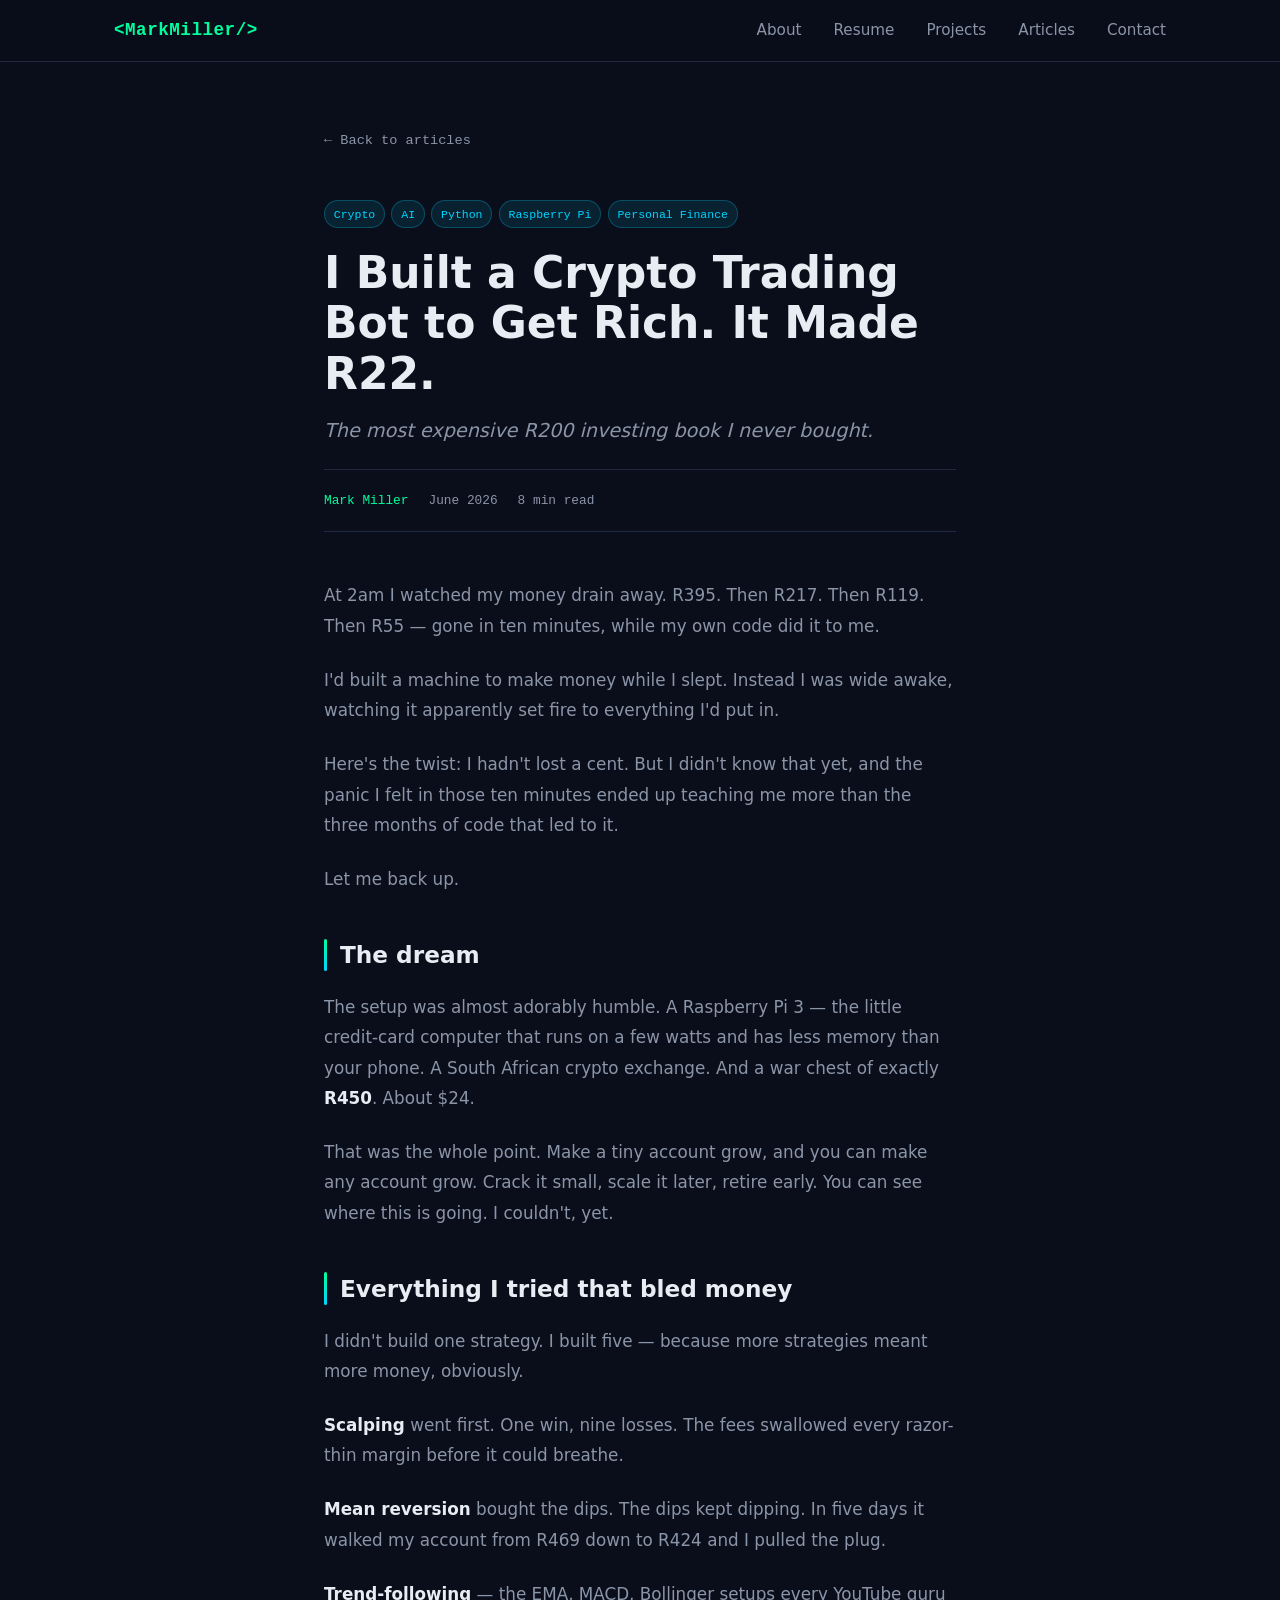
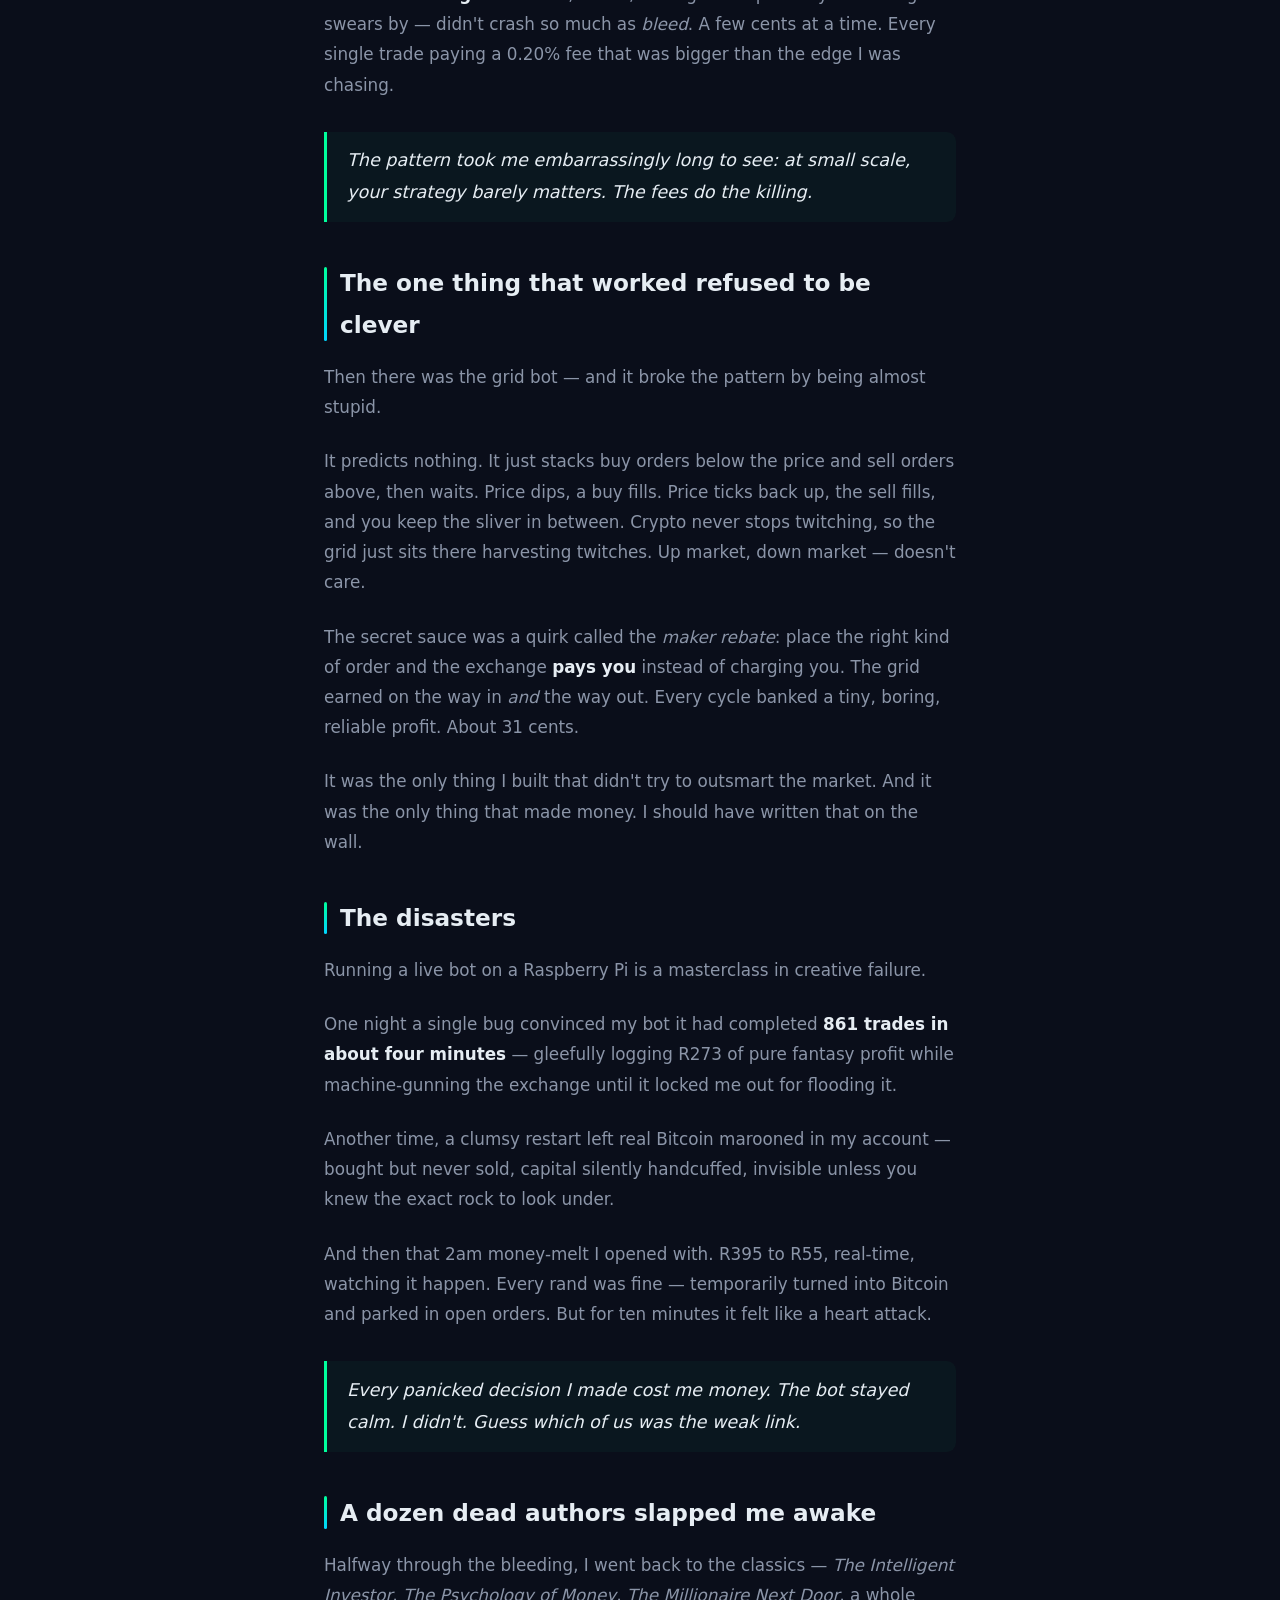
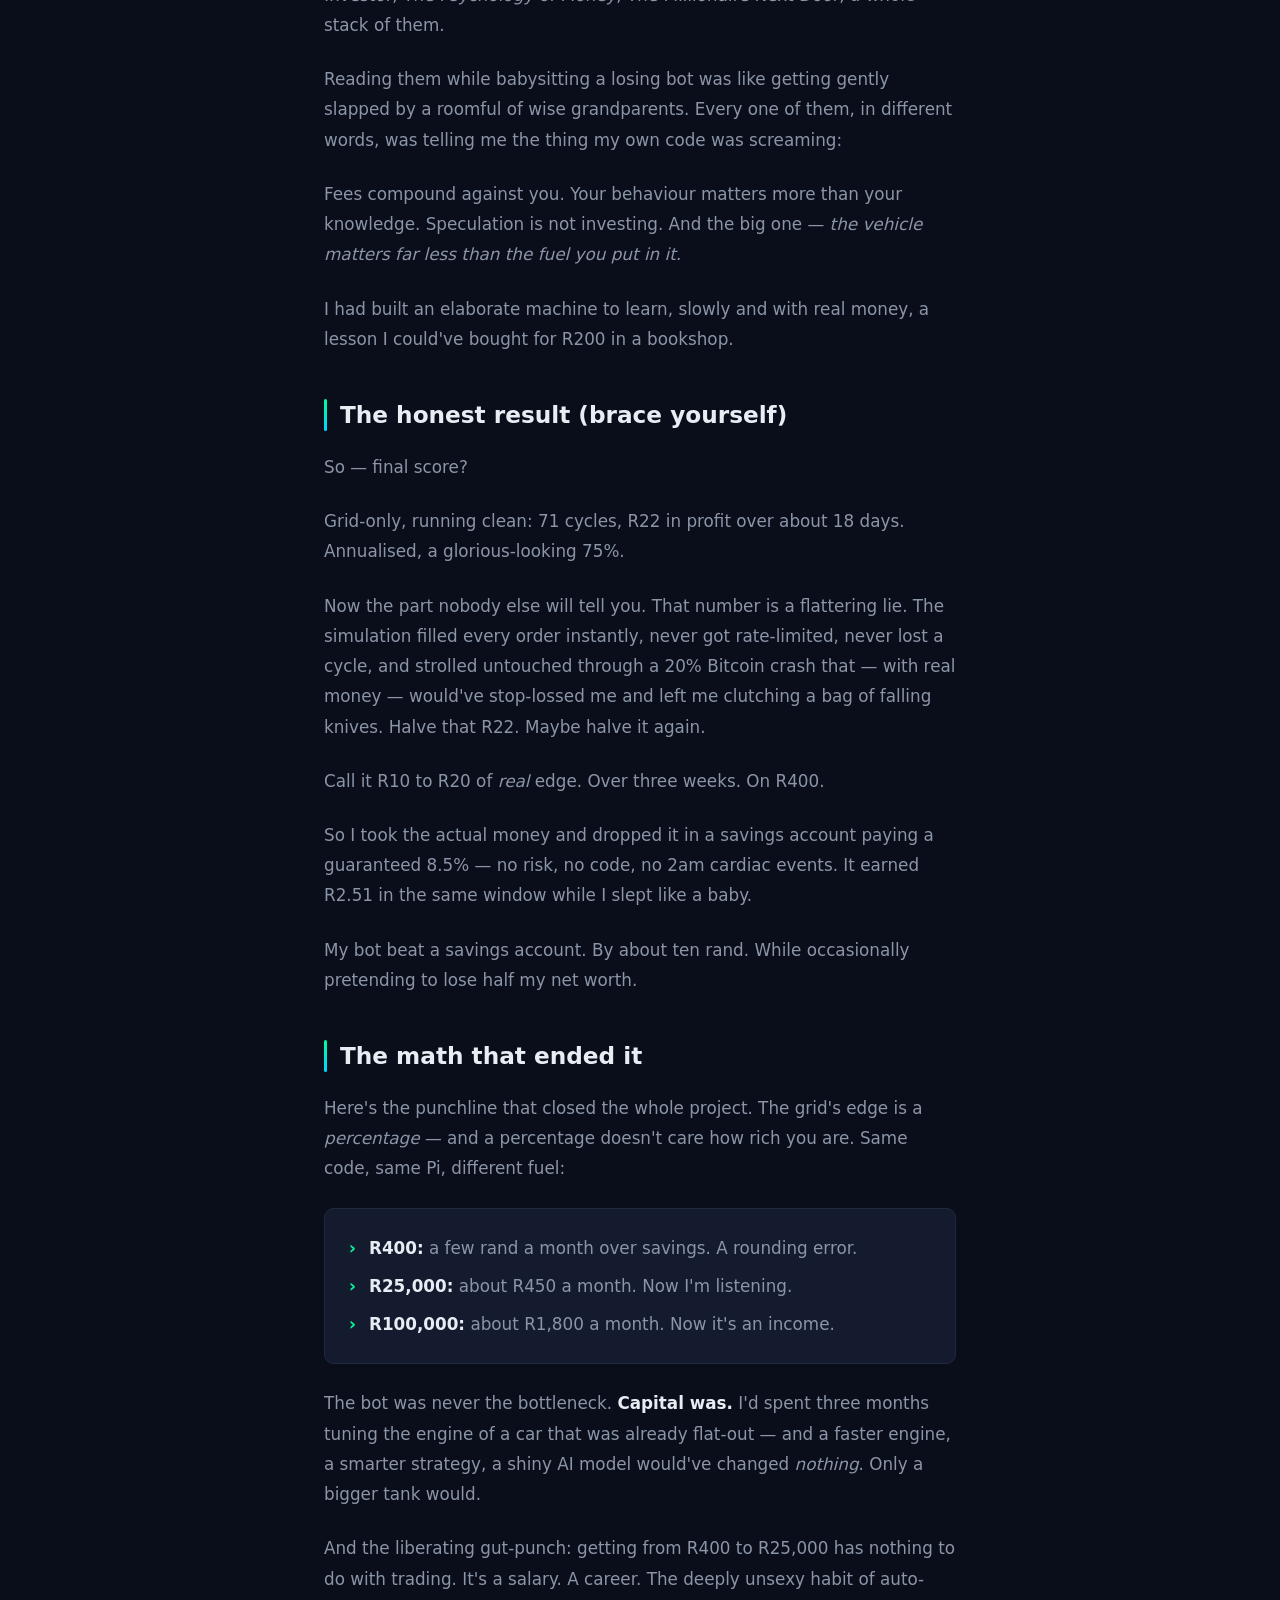
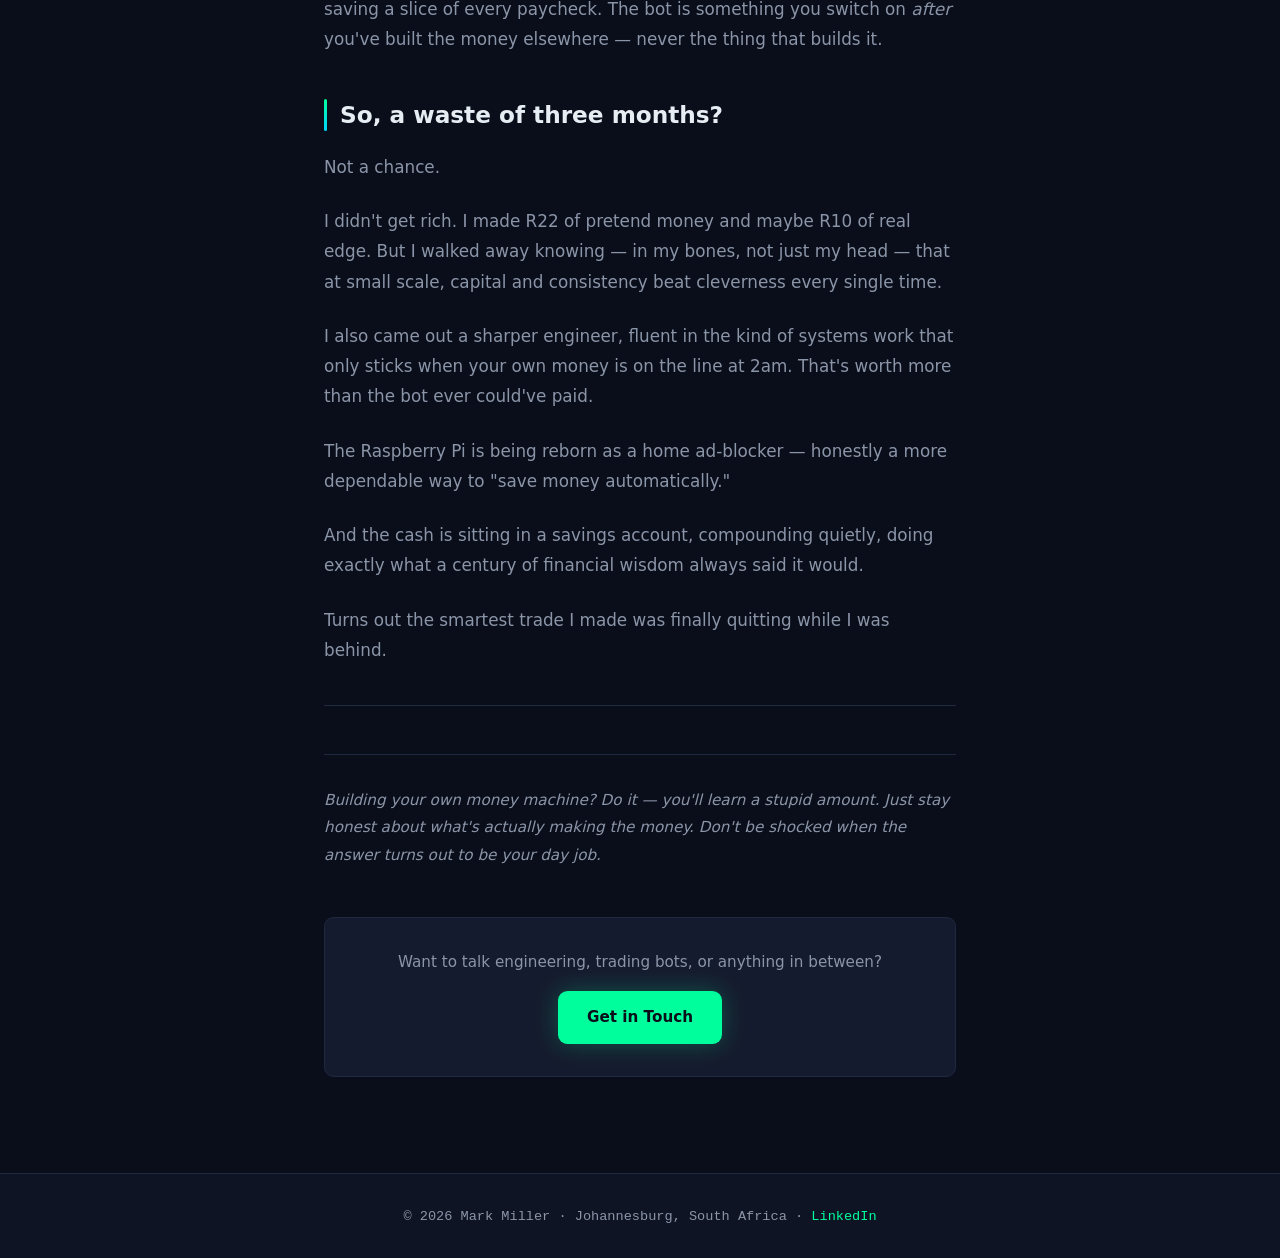
<file: articles/crypto-bot.html>
<!DOCTYPE html>
<html lang="en">
<head>
  <meta charset="UTF-8" />
  <meta name="viewport" content="width=device-width, initial-scale=1.0" />
  <title>I Built a Crypto Trading Bot to Get Rich. It Made R22. — Mark Miller</title>
  <meta name="description" content="A brutally honest account of building an automated trading bot on VALR, South Africa's largest crypto exchange. The most expensive R200 investing book I never bought." />
  <link rel="canonical" href="https://markmnyc.github.io/livecv/articles/crypto-bot.html" />
  <link rel="stylesheet" href="../css/styles.css" />
  <style>
    .article-page { max-width: 680px; margin: 0 auto; padding: 4rem 1.5rem 6rem; }

    .article-page__back {
      display: inline-flex;
      align-items: center;
      gap: 0.4rem;
      font-family: var(--font-mono);
      font-size: 0.85rem;
      color: var(--color-text-muted);
      text-decoration: none;
      margin-bottom: 3rem;
      transition: color var(--transition);
    }
    .article-page__back:hover { color: var(--color-primary); }

    .article-page__tags {
      display: flex;
      gap: 0.4rem;
      flex-wrap: wrap;
      margin-bottom: 1.25rem;
    }

    .article-page__tag {
      font-family: var(--font-mono);
      font-size: 0.72rem;
      color: var(--color-accent);
      background: rgba(0,212,255,0.1);
      border: 1px solid rgba(0,212,255,0.25);
      padding: 0.2rem 0.55rem;
      border-radius: 999px;
    }

    .article-page__title {
      font-size: clamp(1.9rem, 4vw, 2.75rem);
      font-weight: 800;
      line-height: 1.15;
      margin-bottom: 1rem;
    }

    .article-page__subtitle {
      font-size: 1.2rem;
      color: var(--color-text-muted);
      font-style: italic;
      margin-bottom: 1.5rem;
      line-height: 1.55;
    }

    .article-page__meta {
      display: flex;
      align-items: center;
      gap: 1.25rem;
      font-family: var(--font-mono);
      font-size: 0.8rem;
      color: var(--color-text-muted);
      padding: 1.25rem 0;
      border-top: 1px solid var(--color-border);
      border-bottom: 1px solid var(--color-border);
      margin-bottom: 3rem;
    }

    .article-page__author { color: var(--color-primary); }

    .article-body { line-height: 1.8; font-size: 1.05rem; }

    .article-body p { margin-bottom: 1.5rem; color: var(--color-text-muted); }

    .article-body h2 {
      font-size: 1.45rem;
      font-weight: 700;
      margin: 2.5rem 0 1rem;
      color: var(--color-text);
      position: relative;
      padding-left: 1rem;
    }

    .article-body h2::before {
      content: "";
      position: absolute;
      left: 0;
      top: 0.2em;
      bottom: 0.2em;
      width: 3px;
      background: linear-gradient(180deg, var(--color-primary), var(--color-accent));
      border-radius: 2px;
    }

    .article-body strong { color: var(--color-text); font-weight: 700; }

    .article-body em { color: var(--color-text-muted); }

    .article-body hr {
      border: none;
      border-top: 1px solid var(--color-border);
      margin: 2.5rem 0;
    }

    .article-body ul {
      list-style: none;
      margin: 0 0 1.5rem 0;
      padding: 0;
      display: flex;
      flex-direction: column;
      gap: 0.5rem;
    }

    .article-body ul li {
      color: var(--color-text-muted);
      padding-left: 1.25rem;
      position: relative;
    }

    .article-body ul li::before {
      content: "›";
      position: absolute;
      left: 0;
      color: var(--color-primary);
      font-weight: 700;
    }

    .article-body .pull-quote {
      border-left: 3px solid var(--color-primary);
      padding: 0.85rem 1.25rem;
      margin: 2rem 0;
      background: rgba(0,255,156,0.04);
      border-radius: 0 var(--radius) var(--radius) 0;
      font-size: 1.1rem;
      font-style: italic;
      color: var(--color-text);
    }

    .article-body .numbers-block {
      background: var(--color-surface);
      border: 1px solid var(--color-border);
      border-radius: var(--radius);
      padding: 1.5rem;
      margin: 1.5rem 0;
    }

    .article-body .numbers-block ul {
      margin: 0;
    }

    .article-footer {
      margin-top: 3rem;
      padding-top: 2rem;
      border-top: 1px solid var(--color-border);
    }

    .article-footer p {
      font-style: italic;
      color: var(--color-text-muted);
      font-size: 0.95rem;
    }

    .article-cta {
      margin-top: 3rem;
      padding: 2rem;
      background: var(--color-surface);
      border: 1px solid var(--color-border);
      border-radius: var(--radius);
      text-align: center;
    }

    .article-cta p {
      color: var(--color-text-muted);
      margin-bottom: 1rem;
      font-size: 0.95rem;
    }

    .article-cta .btn { display: inline-block; }
  </style>
</head>
<body>

  <header>
    <nav class="nav">
      <a class="nav__logo" href="../">&lt;MarkMiller/&gt;</a>
      <ul class="nav__links">
        <li><a href="../#about">About</a></li>
        <li><a href="../#resume">Resume</a></li>
        <li><a href="../#projects">Projects</a></li>
        <li><a href="../#articles">Articles</a></li>
        <li><a href="../#contact">Contact</a></li>
      </ul>
      <button class="nav__toggle" aria-label="Toggle menu">&#9776;</button>
    </nav>
  </header>

  <main>
    <div class="article-page">

      <a class="article-page__back" href="../#articles">← Back to articles</a>

      <div class="article-page__tags">
        <span class="article-page__tag">Crypto</span>
        <span class="article-page__tag">AI</span>
        <span class="article-page__tag">Python</span>
        <span class="article-page__tag">Raspberry Pi</span>
        <span class="article-page__tag">Personal Finance</span>
      </div>

      <h1 class="article-page__title">I Built a Crypto Trading Bot to Get Rich. It Made R22.</h1>
      <p class="article-page__subtitle">The most expensive R200 investing book I never bought.</p>

      <div class="article-page__meta">
        <span class="article-page__author">Mark Miller</span>
        <span>June 2026</span>
        <span>8 min read</span>
      </div>

      <div class="article-body">

        <p>At 2am I watched my money drain away. R395. Then R217. Then R119. Then R55 — gone in ten minutes, while my own code did it to me.</p>

        <p>I'd built a machine to make money while I slept. Instead I was wide awake, watching it apparently set fire to everything I'd put in.</p>

        <p>Here's the twist: I hadn't lost a cent. But I didn't know that yet, and the panic I felt in those ten minutes ended up teaching me more than the three months of code that led to it.</p>

        <p>Let me back up.</p>

        <h2>The dream</h2>

        <p>The setup was almost adorably humble. A Raspberry Pi 3 — the little credit-card computer that runs on a few watts and has less memory than your phone. A South African crypto exchange. And a war chest of exactly <strong>R450</strong>. About $24.</p>

        <p>That was the whole point. Make a tiny account grow, and you can make any account grow. Crack it small, scale it later, retire early. You can see where this is going. I couldn't, yet.</p>

        <h2>Everything I tried that bled money</h2>

        <p>I didn't build one strategy. I built five — because more strategies meant more money, obviously.</p>

        <p><strong>Scalping</strong> went first. One win, nine losses. The fees swallowed every razor-thin margin before it could breathe.</p>

        <p><strong>Mean reversion</strong> bought the dips. The dips kept dipping. In five days it walked my account from R469 down to R424 and I pulled the plug.</p>

        <p><strong>Trend-following</strong> — the EMA, MACD, Bollinger setups every YouTube guru swears by — didn't crash so much as <em>bleed</em>. A few cents at a time. Every single trade paying a 0.20% fee that was bigger than the edge I was chasing.</p>

        <div class="pull-quote">The pattern took me embarrassingly long to see: at small scale, your strategy barely matters. The fees do the killing.</div>

        <h2>The one thing that worked refused to be clever</h2>

        <p>Then there was the grid bot — and it broke the pattern by being almost stupid.</p>

        <p>It predicts nothing. It just stacks buy orders below the price and sell orders above, then waits. Price dips, a buy fills. Price ticks back up, the sell fills, and you keep the sliver in between. Crypto never stops twitching, so the grid just sits there harvesting twitches. Up market, down market — doesn't care.</p>

        <p>The secret sauce was a quirk called the <em>maker rebate</em>: place the right kind of order and the exchange <strong>pays you</strong> instead of charging you. The grid earned on the way in <em>and</em> the way out. Every cycle banked a tiny, boring, reliable profit. About 31 cents.</p>

        <p>It was the only thing I built that didn't try to outsmart the market. And it was the only thing that made money. I should have written that on the wall.</p>

        <h2>The disasters</h2>

        <p>Running a live bot on a Raspberry Pi is a masterclass in creative failure.</p>

        <p>One night a single bug convinced my bot it had completed <strong>861 trades in about four minutes</strong> — gleefully logging R273 of pure fantasy profit while machine-gunning the exchange until it locked me out for flooding it.</p>

        <p>Another time, a clumsy restart left real Bitcoin marooned in my account — bought but never sold, capital silently handcuffed, invisible unless you knew the exact rock to look under.</p>

        <p>And then that 2am money-melt I opened with. R395 to R55, real-time, watching it happen. Every rand was fine — temporarily turned into Bitcoin and parked in open orders. But for ten minutes it felt like a heart attack.</p>

        <div class="pull-quote">Every panicked decision I made cost me money. The bot stayed calm. I didn't. Guess which of us was the weak link.</div>

        <h2>A dozen dead authors slapped me awake</h2>

        <p>Halfway through the bleeding, I went back to the classics — <em>The Intelligent Investor</em>, <em>The Psychology of Money</em>, <em>The Millionaire Next Door</em>, a whole stack of them.</p>

        <p>Reading them while babysitting a losing bot was like getting gently slapped by a roomful of wise grandparents. Every one of them, in different words, was telling me the thing my own code was screaming:</p>

        <p>Fees compound against you. Your behaviour matters more than your knowledge. Speculation is not investing. And the big one — <em>the vehicle matters far less than the fuel you put in it.</em></p>

        <p>I had built an elaborate machine to learn, slowly and with real money, a lesson I could've bought for R200 in a bookshop.</p>

        <h2>The honest result (brace yourself)</h2>

        <p>So — final score?</p>

        <p>Grid-only, running clean: 71 cycles, R22 in profit over about 18 days. Annualised, a glorious-looking 75%.</p>

        <p>Now the part nobody else will tell you. That number is a flattering lie. The simulation filled every order instantly, never got rate-limited, never lost a cycle, and strolled untouched through a 20% Bitcoin crash that — with real money — would've stop-lossed me and left me clutching a bag of falling knives. Halve that R22. Maybe halve it again.</p>

        <p>Call it R10 to R20 of <em>real</em> edge. Over three weeks. On R400.</p>

        <p>So I took the actual money and dropped it in a savings account paying a guaranteed 8.5% — no risk, no code, no 2am cardiac events. It earned R2.51 in the same window while I slept like a baby.</p>

        <p>My bot beat a savings account. By about ten rand. While occasionally pretending to lose half my net worth.</p>

        <h2>The math that ended it</h2>

        <p>Here's the punchline that closed the whole project. The grid's edge is a <em>percentage</em> — and a percentage doesn't care how rich you are. Same code, same Pi, different fuel:</p>

        <div class="numbers-block">
          <ul>
            <li><strong>R400:</strong> a few rand a month over savings. A rounding error.</li>
            <li><strong>R25,000:</strong> about R450 a month. Now I'm listening.</li>
            <li><strong>R100,000:</strong> about R1,800 a month. Now it's an income.</li>
          </ul>
        </div>

        <p>The bot was never the bottleneck. <strong>Capital was.</strong> I'd spent three months tuning the engine of a car that was already flat-out — and a faster engine, a smarter strategy, a shiny AI model would've changed <em>nothing</em>. Only a bigger tank would.</p>

        <p>And the liberating gut-punch: getting from R400 to R25,000 has nothing to do with trading. It's a salary. A career. The deeply unsexy habit of auto-saving a slice of every paycheck. The bot is something you switch on <em>after</em> you've built the money elsewhere — never the thing that builds it.</p>

        <h2>So, a waste of three months?</h2>

        <p>Not a chance.</p>

        <p>I didn't get rich. I made R22 of pretend money and maybe R10 of real edge. But I walked away knowing — in my bones, not just my head — that at small scale, capital and consistency beat cleverness every single time.</p>

        <p>I also came out a sharper engineer, fluent in the kind of systems work that only sticks when your own money is on the line at 2am. That's worth more than the bot ever could've paid.</p>

        <p>The Raspberry Pi is being reborn as a home ad-blocker — honestly a more dependable way to "save money automatically."</p>

        <p>And the cash is sitting in a savings account, compounding quietly, doing exactly what a century of financial wisdom always said it would.</p>

        <p>Turns out the smartest trade I made was finally quitting while I was behind.</p>

        <hr />

        <div class="article-footer">
          <p>Building your own money machine? Do it — you'll learn a stupid amount. Just stay honest about what's actually making the money. Don't be shocked when the answer turns out to be your day job.</p>
        </div>

      </div>

      <div class="article-cta">
        <p>Want to talk engineering, trading bots, or anything in between?</p>
        <a href="../#contact" class="btn btn--primary">Get in Touch</a>
      </div>

    </div>
  </main>

  <footer class="footer">
    <p>&copy; <span id="year"></span> Mark Miller · Johannesburg, South Africa ·
      <a href="https://www.linkedin.com/in/mark-miller-b9552580" target="_blank" rel="noopener" style="color:var(--color-primary);text-decoration:none;">LinkedIn</a>
    </p>
  </footer>

  <script>
    document.getElementById('year').textContent = new Date().getFullYear();
    document.querySelector('.nav__toggle').addEventListener('click', () => {
      document.querySelector('.nav__links').classList.toggle('open');
    });
    document.querySelectorAll('.nav__links a').forEach(link => {
      link.addEventListener('click', () => {
        document.querySelector('.nav__links').classList.remove('open');
      });
    });
  </script>

</body>
</html>
</file>
<file: css/styles.css>
:root {
  --color-bg: #0a0e1a;
  --color-bg-alt: #0f1424;
  --color-surface: #151b2e;
  --color-text: #e6edf3;
  --color-text-muted: #8b95a8;
  --color-primary: #00ff9c;
  --color-primary-dim: #00cc7d;
  --color-accent: #00d4ff;
  --color-border: #1f2940;
  --radius: 0.6rem;
  --transition: 0.25s ease;
  --max-width: 1100px;
  --font-mono: ui-monospace, SFMono-Regular, "SF Mono", Menlo, Consolas, monospace;
}

*, *::before, *::after { box-sizing: border-box; margin: 0; padding: 0; }
html { scroll-behavior: smooth; }

body {
  font-family: system-ui, -apple-system, "Segoe UI", sans-serif;
  color: var(--color-text);
  background: var(--color-bg);
  line-height: 1.65;
  overflow-x: hidden;
}

/* ── Nav ────────────────────────────────────────────────────── */
header {
  position: sticky;
  top: 0;
  z-index: 100;
  background: rgba(10, 14, 26, 0.85);
  backdrop-filter: blur(10px);
  border-bottom: 1px solid var(--color-border);
}

.nav {
  display: flex;
  align-items: center;
  justify-content: space-between;
  max-width: var(--max-width);
  margin: 0 auto;
  padding: 1rem 1.5rem;
}

.nav__logo {
  font-family: var(--font-mono);
  font-size: 1.1rem;
  font-weight: 700;
  color: var(--color-primary);
  text-decoration: none;
  letter-spacing: 0.5px;
}

.nav__links {
  display: flex;
  gap: 2rem;
  list-style: none;
}

.nav__links a {
  color: var(--color-text-muted);
  text-decoration: none;
  font-weight: 500;
  font-size: 0.95rem;
  transition: color var(--transition);
}

.nav__links a:hover { color: var(--color-primary); }

.nav__toggle {
  display: none;
  background: none;
  border: none;
  font-size: 1.5rem;
  cursor: pointer;
  color: var(--color-text);
}

/* ── Hero ───────────────────────────────────────────────────── */
.hero {
  position: relative;
  display: flex;
  align-items: center;
  justify-content: center;
  min-height: calc(100vh - 65px);
  padding: 4rem 1.5rem;
  overflow: hidden;
}

.hero__canvas {
  position: absolute;
  inset: 0;
  width: 100%;
  height: 100%;
  z-index: 0;
}

.hero__content {
  position: relative;
  z-index: 1;
  text-align: center;
  max-width: 720px;
  background: rgba(10, 14, 26, 0.55);
  backdrop-filter: blur(2px);
  padding: 2rem;
  border-radius: var(--radius);
}

/* ── Open to work badge ─────────────────────────────────────── */
.open-badge {
  display: inline-flex;
  align-items: center;
  gap: 0.5rem;
  font-family: var(--font-mono);
  font-size: 0.8rem;
  color: var(--color-primary);
  background: rgba(0, 255, 156, 0.1);
  border: 1px solid rgba(0, 255, 156, 0.35);
  padding: 0.45rem 1rem;
  border-radius: 999px;
  margin-bottom: 1.5rem;
  box-shadow: 0 0 20px rgba(0, 255, 156, 0.15);
}

.open-badge__dot {
  width: 8px;
  height: 8px;
  border-radius: 50%;
  background: var(--color-primary);
  box-shadow: 0 0 8px var(--color-primary);
  animation: pulse 2s ease-in-out infinite;
  flex-shrink: 0;
}

@keyframes pulse {
  0%, 100% { opacity: 1; transform: scale(1); }
  50%       { opacity: 0.5; transform: scale(0.75); }
}

.hero__eyebrow {
  font-family: var(--font-mono);
  color: var(--color-primary);
  font-size: 0.95rem;
  margin-bottom: 1rem;
  letter-spacing: 1px;
}

.hero__title {
  font-size: clamp(2.5rem, 6vw, 4.25rem);
  font-weight: 800;
  line-height: 1.1;
  margin-bottom: 1.25rem;
}

.hero__title-accent {
  background: linear-gradient(120deg, var(--color-primary), var(--color-accent));
  -webkit-background-clip: text;
  background-clip: text;
  color: transparent;
}

.hero__subtitle {
  font-size: 1.2rem;
  color: var(--color-text-muted);
  margin-bottom: 2rem;
}

.hero__cta {
  display: flex;
  gap: 1rem;
  justify-content: center;
  flex-wrap: wrap;
}

/* ── Buttons ────────────────────────────────────────────────── */
.btn {
  display: inline-block;
  padding: 0.8rem 1.75rem;
  border-radius: var(--radius);
  font-weight: 600;
  font-size: 0.95rem;
  text-decoration: none;
  border: 1px solid transparent;
  cursor: pointer;
  transition: all var(--transition);
  font-family: inherit;
}

.btn--primary {
  background: var(--color-primary);
  color: #0a0e1a;
  box-shadow: 0 0 24px rgba(0, 255, 156, 0.25);
}

.btn--primary:hover {
  background: var(--color-primary-dim);
  transform: translateY(-1px);
  box-shadow: 0 0 30px rgba(0, 255, 156, 0.45);
}

.btn--ghost {
  background: transparent;
  color: var(--color-text);
  border-color: var(--color-border);
}

.btn--ghost:hover {
  border-color: var(--color-primary);
  color: var(--color-primary);
}

.btn--small { padding: 0.55rem 1.25rem; font-size: 0.85rem; }

/* ── Sections ───────────────────────────────────────────────── */
.section { padding: 5.5rem 1.5rem; }
.section--alt { background: var(--color-bg-alt); }

.container {
  max-width: var(--max-width);
  margin: 0 auto;
}

.container--narrow { max-width: 720px; }

.section__title {
  font-size: clamp(1.75rem, 3vw, 2.25rem);
  font-weight: 700;
  margin-bottom: 1.25rem;
  text-align: center;
  position: relative;
}

.section__title::after {
  content: "";
  display: block;
  width: 60px;
  height: 3px;
  background: linear-gradient(90deg, var(--color-primary), var(--color-accent));
  margin: 0.75rem auto 0;
  border-radius: 2px;
}

.section__text {
  color: var(--color-text-muted);
  text-align: center;
  font-size: 1.05rem;
  margin-bottom: 1.5rem;
}

/* ── Badges (skill chips) ───────────────────────────────────── */
.badges {
  display: flex;
  flex-wrap: wrap;
  gap: 0.5rem;
  list-style: none;
  justify-content: center;
  margin-top: 2rem;
}

.badge {
  font-family: var(--font-mono);
  font-size: 0.8rem;
  color: var(--color-primary);
  background: rgba(0, 255, 156, 0.08);
  border: 1px solid rgba(0, 255, 156, 0.25);
  padding: 0.35rem 0.85rem;
  border-radius: 999px;
  transition: background var(--transition);
}

.badge:hover { background: rgba(0, 255, 156, 0.18); }

/* ── Stats bar ──────────────────────────────────────────────── */
.stats-bar {
  display: grid;
  grid-template-columns: repeat(4, 1fr);
  background: var(--color-surface);
  border-top: 1px solid var(--color-border);
  border-bottom: 1px solid var(--color-border);
}

.stat {
  display: flex;
  flex-direction: column;
  align-items: center;
  padding: 2rem 1rem;
  border-right: 1px solid var(--color-border);
}

.stat:last-child { border-right: none; }

.stat__num {
  font-size: 2.5rem;
  font-weight: 800;
  background: linear-gradient(120deg, var(--color-primary), var(--color-accent));
  -webkit-background-clip: text;
  background-clip: text;
  color: transparent;
  line-height: 1;
  margin-bottom: 0.5rem;
}

.stat__label {
  font-family: var(--font-mono);
  font-size: 0.75rem;
  color: var(--color-text-muted);
  text-align: center;
  text-transform: uppercase;
  letter-spacing: 0.5px;
}

/* ── Pillars (What I bring) ─────────────────────────────────── */
.pillars {
  display: grid;
  grid-template-columns: repeat(auto-fit, minmax(220px, 1fr));
  gap: 1.5rem;
  margin-top: 2.5rem;
}

.pillar {
  background: var(--color-surface);
  border: 1px solid var(--color-border);
  border-radius: var(--radius);
  padding: 1.75rem;
  transition: border-color var(--transition), transform var(--transition);
}

.pillar:hover {
  border-color: var(--color-primary);
  transform: translateY(-3px);
}

.pillar__icon { font-size: 2rem; margin-bottom: 0.75rem; }
.pillar__title { font-size: 1rem; font-weight: 700; margin-bottom: 0.5rem; }
.pillar__text  { color: var(--color-text-muted); font-size: 0.9rem; line-height: 1.6; }

/* ── Timeline bullets ───────────────────────────────────────── */
.timeline__bullets {
  list-style: none;
  margin-top: 0.5rem;
  display: flex;
  flex-direction: column;
  gap: 0.4rem;
}

.timeline__bullets li {
  color: var(--color-text-muted);
  font-size: 0.92rem;
  padding-left: 1rem;
  position: relative;
  line-height: 1.55;
}

.timeline__bullets li::before {
  content: "›";
  position: absolute;
  left: 0;
  color: var(--color-primary);
  font-weight: 700;
}

/* ── Education card ─────────────────────────────────────────── */
.edu-card {
  background: var(--color-surface);
  border: 1px solid var(--color-border);
  border-radius: var(--radius);
  padding: 1.25rem 1.5rem;
  margin-bottom: 1rem;
}

.edu-card__degree { font-weight: 700; font-size: 1rem; }
.edu-card__field  { color: var(--color-text-muted); font-size: 0.9rem; }
.edu-card__school { font-family: var(--font-mono); font-size: 0.8rem; color: var(--color-primary); margin-top: 0.25rem; }

/* ── Strengths list ─────────────────────────────────────────── */
.strengths {
  list-style: none;
  display: flex;
  flex-direction: column;
  gap: 0.5rem;
}

.strength {
  display: flex;
  align-items: center;
  gap: 0.6rem;
  font-size: 0.9rem;
  color: var(--color-text-muted);
}

.strength::before {
  content: "";
  width: 6px;
  height: 6px;
  border-radius: 50%;
  background: var(--color-primary);
  flex-shrink: 0;
}

/* ── Seeking box ────────────────────────────────────────────── */
.seeking {
  font-size: 0.92rem;
  color: var(--color-text-muted);
  background: rgba(0, 255, 156, 0.06);
  border-left: 3px solid var(--color-primary);
  padding: 0.85rem 1rem;
  border-radius: 0 var(--radius) var(--radius) 0;
  line-height: 1.6;
}

/* ── Resume ─────────────────────────────────────────────────── */
.resume {
  display: grid;
  grid-template-columns: 1fr 1fr;
  gap: 3rem;
  margin-top: 2rem;
}

.resume__heading {
  font-size: 1.15rem;
  font-weight: 700;
  margin-bottom: 1.5rem;
  color: var(--color-primary);
}

.resume__heading--gap { margin-top: 2rem; }

.resume__edu { margin-bottom: 1.5rem; color: var(--color-text-muted); }

.timeline { position: relative; padding-left: 1.5rem; }

.timeline::before {
  content: "";
  position: absolute;
  left: 6px;
  top: 4px;
  bottom: 0;
  width: 2px;
  background: var(--color-border);
}

.timeline__item {
  position: relative;
  margin-bottom: 2rem;
}

.timeline__dot {
  position: absolute;
  left: -1.5rem;
  top: 6px;
  width: 14px;
  height: 14px;
  border-radius: 50%;
  background: var(--color-primary);
  box-shadow: 0 0 0 4px var(--color-bg-alt), 0 0 12px rgba(0, 255, 156, 0.5);
}

.timeline__title { font-size: 1.05rem; font-weight: 700; }

.timeline__meta {
  font-family: var(--font-mono);
  font-size: 0.8rem;
  color: var(--color-text-muted);
  margin: 0.2rem 0 0.5rem;
}

.timeline__text { color: var(--color-text-muted); font-size: 0.95rem; }

.skill { margin-bottom: 1rem; }

.skill__row {
  display: flex;
  justify-content: space-between;
  font-size: 0.9rem;
  margin-bottom: 0.4rem;
  font-family: var(--font-mono);
  color: var(--color-text-muted);
}

.skill__bar {
  height: 6px;
  background: var(--color-border);
  border-radius: 3px;
  overflow: hidden;
}

.skill__bar span {
  display: block;
  height: 100%;
  background: linear-gradient(90deg, var(--color-primary), var(--color-accent));
  border-radius: 3px;
  width: 0;
  transition: width 1.4s ease 0.2s;
}

/* ── Projects ───────────────────────────────────────────────── */
.projects {
  display: grid;
  grid-template-columns: repeat(auto-fit, minmax(280px, 1fr));
  gap: 1.5rem;
  margin-top: 2.5rem;
}

.project {
  position: relative;
  background: var(--color-surface);
  border: 1px solid var(--color-border);
  border-radius: var(--radius);
  padding: 1.75rem;
  transition: transform var(--transition), border-color var(--transition);
  overflow: hidden;
}

.project::before {
  content: "";
  position: absolute;
  inset: 0;
  background: linear-gradient(135deg, rgba(0, 255, 156, 0.06), transparent 60%);
  opacity: 0;
  transition: opacity var(--transition);
  pointer-events: none;
}

.project:hover {
  transform: translateY(-4px);
  border-color: var(--color-primary);
}

.project:hover::before { opacity: 1; }

.project__status {
  display: inline-block;
  font-family: var(--font-mono);
  font-size: 0.7rem;
  text-transform: uppercase;
  letter-spacing: 1px;
  padding: 0.25rem 0.6rem;
  border-radius: 999px;
  margin-bottom: 0.85rem;
}

.project__status--live {
  color: var(--color-primary);
  background: rgba(0, 255, 156, 0.1);
  border: 1px solid rgba(0, 255, 156, 0.3);
}

.project__status--building {
  color: #ffb84d;
  background: rgba(255, 184, 77, 0.1);
  border: 1px solid rgba(255, 184, 77, 0.3);
}

.project__status--research {
  color: var(--color-accent);
  background: rgba(0, 212, 255, 0.1);
  border: 1px solid rgba(0, 212, 255, 0.3);
}

.project__title { font-size: 1.15rem; font-weight: 700; margin-bottom: 0.5rem; }

.project__desc { color: var(--color-text-muted); font-size: 0.95rem; margin-bottom: 1rem; }

.project__tags {
  display: flex;
  flex-wrap: wrap;
  gap: 0.4rem;
  list-style: none;
  margin-bottom: 1rem;
}

.project__tags li {
  font-family: var(--font-mono);
  font-size: 0.75rem;
  color: var(--color-text-muted);
  background: var(--color-bg);
  border: 1px solid var(--color-border);
  padding: 0.2rem 0.55rem;
  border-radius: 4px;
}

.project__link {
  font-family: var(--font-mono);
  font-size: 0.85rem;
  color: var(--color-primary);
  text-decoration: none;
  font-weight: 600;
}

.project__link:hover { text-decoration: underline; }

.project__link--internal {
  color: var(--color-text-muted);
  cursor: default;
}

.project__link--internal:hover { text-decoration: none; }

/* ── Fit-check prompt block ─────────────────────────────────── */
.fit-prompt {
  margin-top: 2.5rem;
  background: var(--color-surface);
  border: 1px solid rgba(0, 255, 156, 0.3);
  border-radius: var(--radius);
  box-shadow: 0 0 30px rgba(0, 255, 156, 0.08);
  overflow: hidden;
}

.fit-prompt__header {
  display: flex;
  align-items: center;
  justify-content: space-between;
  gap: 1rem;
  padding: 0.85rem 1.25rem;
  background: var(--color-bg);
  border-bottom: 1px solid var(--color-border);
}

.fit-prompt__label {
  font-family: var(--font-mono);
  font-size: 0.75rem;
  color: var(--color-text-muted);
  text-transform: uppercase;
  letter-spacing: 0.5px;
}

.fit-prompt__copy {
  font-family: var(--font-mono);
  font-size: 0.8rem;
  font-weight: 600;
  color: var(--color-primary);
  background: rgba(0, 255, 156, 0.1);
  border: 1px solid rgba(0, 255, 156, 0.35);
  border-radius: var(--radius);
  padding: 0.4rem 0.9rem;
  cursor: pointer;
  transition: all var(--transition);
  white-space: nowrap;
}

.fit-prompt__copy:hover { background: rgba(0, 255, 156, 0.2); }

.fit-prompt__copy.is-copied {
  color: #0a0e1a;
  background: var(--color-primary);
  border-color: var(--color-primary);
}

.fit-prompt__body {
  font-family: var(--font-mono);
  font-size: 0.85rem;
  color: var(--color-text);
  line-height: 1.7;
  padding: 1.5rem;
  white-space: pre-wrap;
  word-break: break-word;
  max-height: 320px;
  overflow-y: auto;
}

/* ── Form ───────────────────────────────────────────────────── */
.form {
  margin-top: 2rem;
  display: flex;
  flex-direction: column;
  gap: 1.1rem;
}

.form__group { display: flex; flex-direction: column; gap: 0.4rem; }

.form__label {
  font-weight: 600;
  font-size: 0.85rem;
  color: var(--color-text-muted);
  font-family: var(--font-mono);
}

.form__input {
  padding: 0.7rem 0.95rem;
  border: 1px solid var(--color-border);
  border-radius: var(--radius);
  font-size: 1rem;
  font-family: inherit;
  color: var(--color-text);
  transition: border-color var(--transition);
  background: var(--color-bg);
}

.form__input:focus {
  outline: none;
  border-color: var(--color-primary);
  box-shadow: 0 0 0 3px rgba(0, 255, 156, 0.15);
}

.form__textarea { resize: vertical; min-height: 130px; }

.form__feedback {
  text-align: center;
  font-weight: 600;
  color: var(--color-primary);
  padding: 0.5rem;
}

/* ── Articles ───────────────────────────────────────────────── */
.articles {
  display: grid;
  grid-template-columns: repeat(auto-fit, minmax(320px, 1fr));
  gap: 1.5rem;
  margin-top: 2.5rem;
}

.article-card {
  background: var(--color-surface);
  border: 1px solid var(--color-border);
  border-radius: var(--radius);
  padding: 2rem;
  display: flex;
  flex-direction: column;
  gap: 1rem;
  transition: transform var(--transition), border-color var(--transition);
  position: relative;
  overflow: hidden;
}

.article-card::before {
  content: "";
  position: absolute;
  inset: 0;
  background: linear-gradient(135deg, rgba(0,255,156,0.05), transparent 60%);
  opacity: 0;
  transition: opacity var(--transition);
  pointer-events: none;
}

.article-card:hover { transform: translateY(-4px); border-color: var(--color-primary); }
.article-card:hover::before { opacity: 1; }

.article-card--featured {
  border-color: rgba(0,255,156,0.3);
  box-shadow: 0 0 30px rgba(0,255,156,0.07);
}

.article-card__top {
  display: flex;
  align-items: center;
  justify-content: space-between;
  gap: 0.5rem;
}

.article-card__tags { display: flex; gap: 0.4rem; flex-wrap: wrap; }

.article-card__tag {
  font-family: var(--font-mono);
  font-size: 0.72rem;
  color: var(--color-accent);
  background: rgba(0,212,255,0.1);
  border: 1px solid rgba(0,212,255,0.25);
  padding: 0.2rem 0.55rem;
  border-radius: 999px;
}

.article-card__badge {
  font-family: var(--font-mono);
  font-size: 0.7rem;
  font-weight: 700;
  color: #0a0e1a;
  background: var(--color-primary);
  padding: 0.2rem 0.6rem;
  border-radius: 999px;
  text-transform: uppercase;
  letter-spacing: 0.5px;
  animation: pulse 2s ease-in-out infinite;
}

.article-card__title {
  font-size: 1.25rem;
  font-weight: 700;
  line-height: 1.3;
  color: var(--color-text);
}

.article-card__excerpt {
  font-size: 0.95rem;
  color: var(--color-text-muted);
  line-height: 1.65;
  flex: 1;
}

.article-card__footer {
  display: flex;
  align-items: center;
  gap: 1rem;
  padding-top: 0.5rem;
  border-top: 1px solid var(--color-border);
  margin-top: auto;
}

.article-card__date,
.article-card__read-time {
  font-family: var(--font-mono);
  font-size: 0.78rem;
  color: var(--color-text-muted);
}

.article-card__link {
  margin-left: auto;
  font-family: var(--font-mono);
  font-size: 0.85rem;
  color: var(--color-primary);
  text-decoration: none;
  font-weight: 600;
  white-space: nowrap;
}

.article-card__link:hover { text-decoration: underline; }

/* ── Footer ─────────────────────────────────────────────────── */
.footer {
  text-align: center;
  padding: 2rem 1.5rem;
  background: var(--color-bg-alt);
  border-top: 1px solid var(--color-border);
  color: var(--color-text-muted);
  font-size: 0.85rem;
  font-family: var(--font-mono);
}

/* ── Mobile ─────────────────────────────────────────────────── */
@media (max-width: 720px) {
  .resume { grid-template-columns: 1fr; gap: 2rem; }
  .stats-bar { grid-template-columns: repeat(2, 1fr); }
  .stat { border-right: none; border-bottom: 1px solid var(--color-border); }
  .stat:nth-child(odd) { border-right: 1px solid var(--color-border); }
  .stat:last-child, .stat:nth-last-child(2):nth-child(odd) { border-bottom: none; }
}

@media (max-width: 640px) {
  .nav__links { display: none; flex-direction: column; gap: 1rem; }
  .nav__links.open { display: flex; }
  .nav__toggle { display: block; }
  .nav { flex-wrap: wrap; gap: 0.5rem; }
  .nav__links {
    width: 100%;
    padding: 0.75rem 0;
    border-top: 1px solid var(--color-border);
  }
  .hero__cta { flex-direction: column; }
  .hero__cta .btn { width: 100%; }
}
</file>
